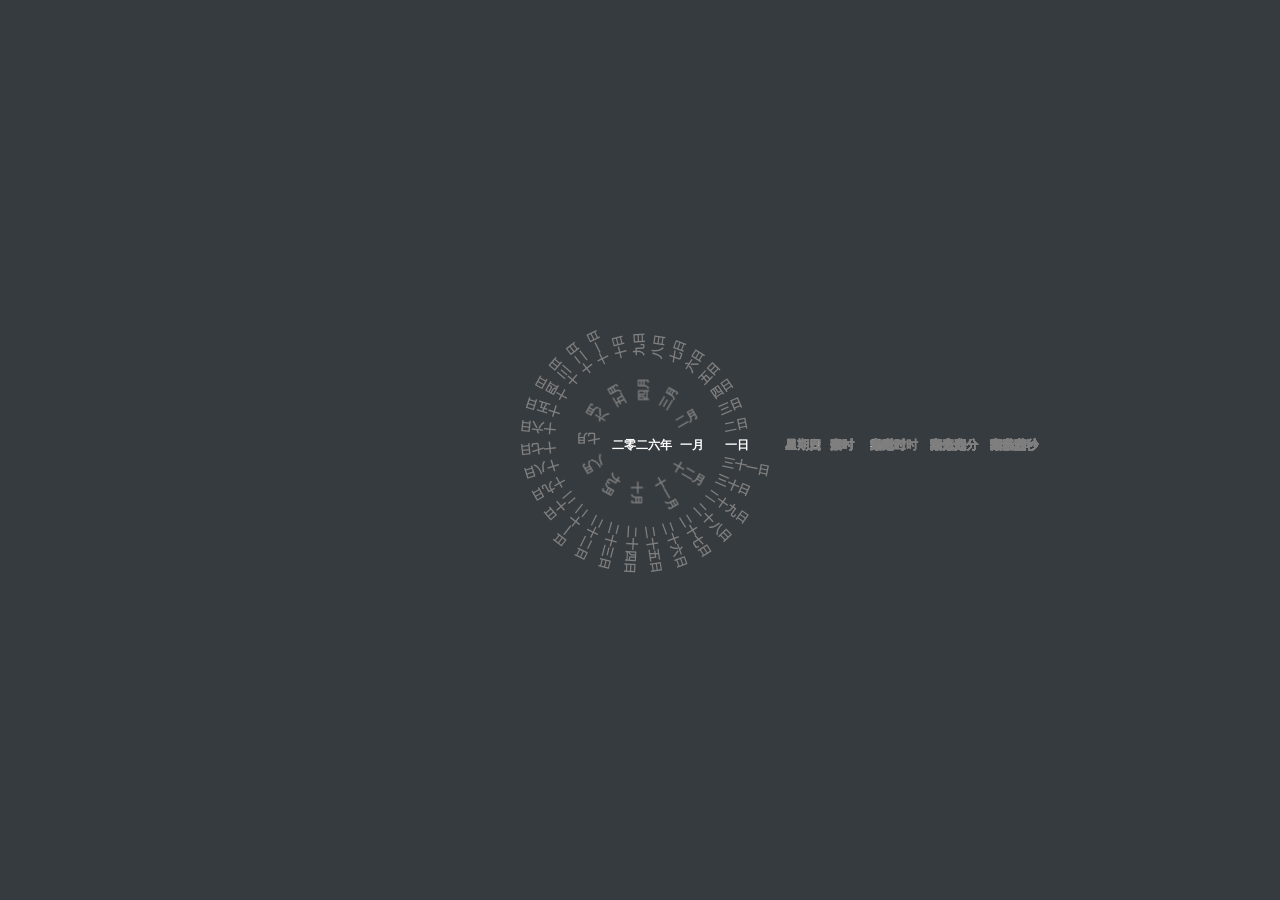
<file: views/clock/index.html>
<!DOCTYPE html>
<html lang="en">

<head>
  <meta charset="UTF-8">
  <meta name="viewport" content="width=device-width, initial-scale=1.0">
  <title>🕖 时钟罗盘</title>
  <link rel="shortcut icon" type="image/x-icon" href="../../src/img/favicon.ico" />
  <link rel="stylesheet" href="../../src/css/clock.css">
</head>

<body>

  <div class="main-content">
    <div class="year"></div>
    <div class="month"></div>
    <div class="day"></div>
    <div class="week"></div>
    <div class="shichen"></div>
    <div class="hour"></div>
    <div class="minute"></div>
    <div class="second"></div>
  </div>

  <script src="../../src/js/lib/jquery-2.1.1.min.js"></script>
  <script src="./lib/index.js"></script>
  <script src="./lib/common.js"></script>
  <script src="./lib/config.js"></script>
</body>

</html>
</file>
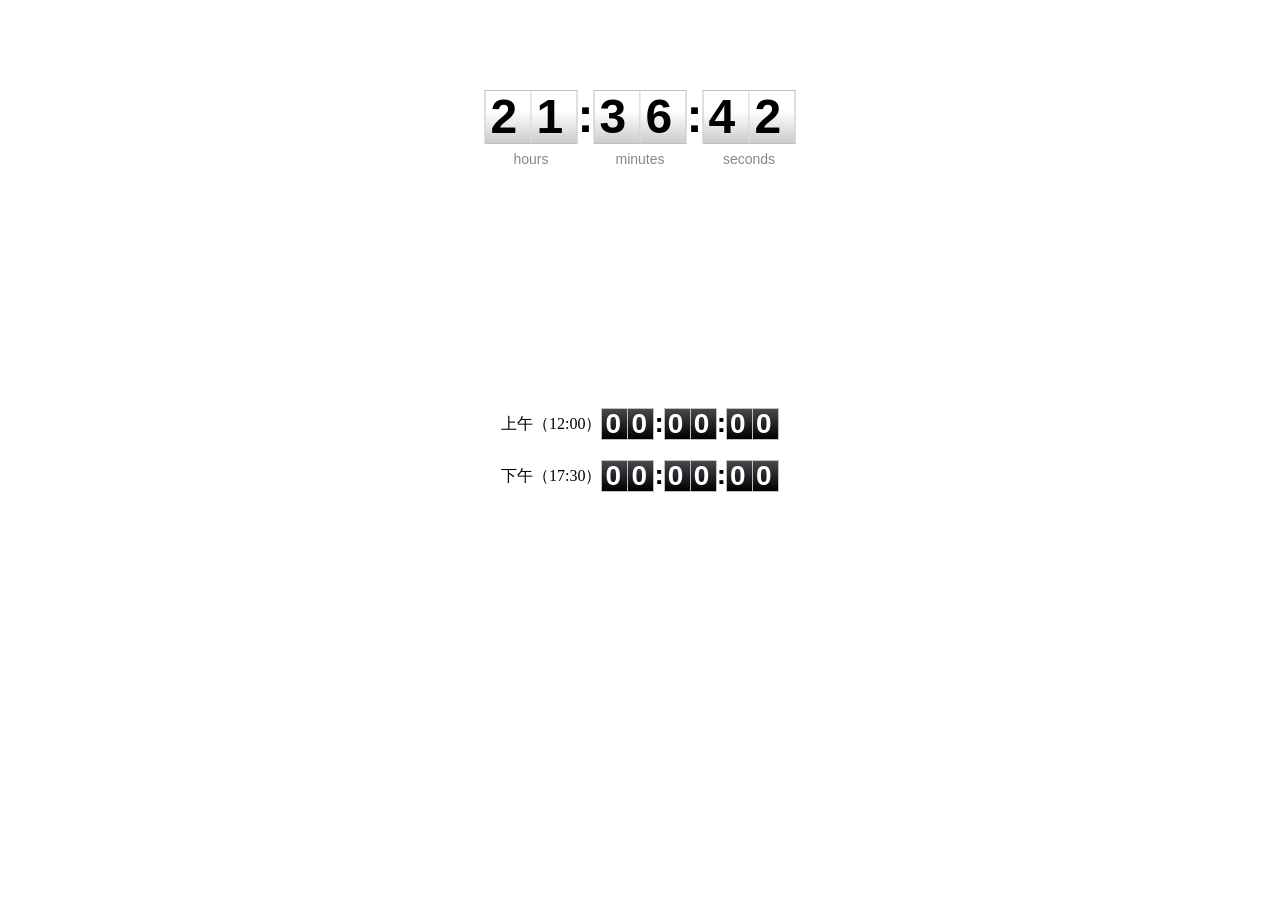
<file: views/dtimes/index.html>
<!DOCTYPE html>
<html lang="en">

<head>
  <meta charset="UTF-8">
  <meta name="viewport" content="width=device-width, initial-scale=1.0">
  <title>⏳ 倒计时</title>
  <link rel="shortcut icon" type="image/x-icon" href="../../src/img/favicon.ico" />
  <link rel="stylesheet" href="../../src/js/lib/time-to/timeTo.css">
  <link rel="stylesheet" href="../../src/css/dtiems.css">
</head>

<body>

  <div class="ntimewrap" id="nowtime"></div>
  <div class="dtiemswrap">
    <div class="timewrap">
      <span>上午（12:00）</span>
      <div class="dtime" id="amtimer"></div>
    </div>
    <div class="timewrap">
      <span>下午（17:30）</span>
      <div class="dtime" id="pmtimer"></div>
    </div>
  </div>

  <script src="../../src/js/lib/jquery-2.1.1.min.js"></script>
  <script src="../../src/js/lib/time-to/jquery.time-to.js"></script>
  <script>
    const nowDate = new Date();
    let year = nowDate.getFullYear();
    let month = nowDate.getMonth() + 1;
    let day = nowDate.getDate();

    const amTime = `${year}-${String(month).padStart(2, '0')}-${String(day).padStart(2, '0')} 12:00:00`;
    const pmTime = `${year}-${String(month).padStart(2, '0')}-${String(day).padStart(2, '0')} 17:30:00`;

    $('#amtimer').timeTo(new Date(amTime), { theme: 'black' });
    $('#pmtimer').timeTo(new Date(pmTime), { theme: 'black' });

    $('#nowtime').timeTo({
      displayCaptions: true,
      fontSize: 48,
      captionSize: 14
    });

  </script>
</body>

</html>
</file>
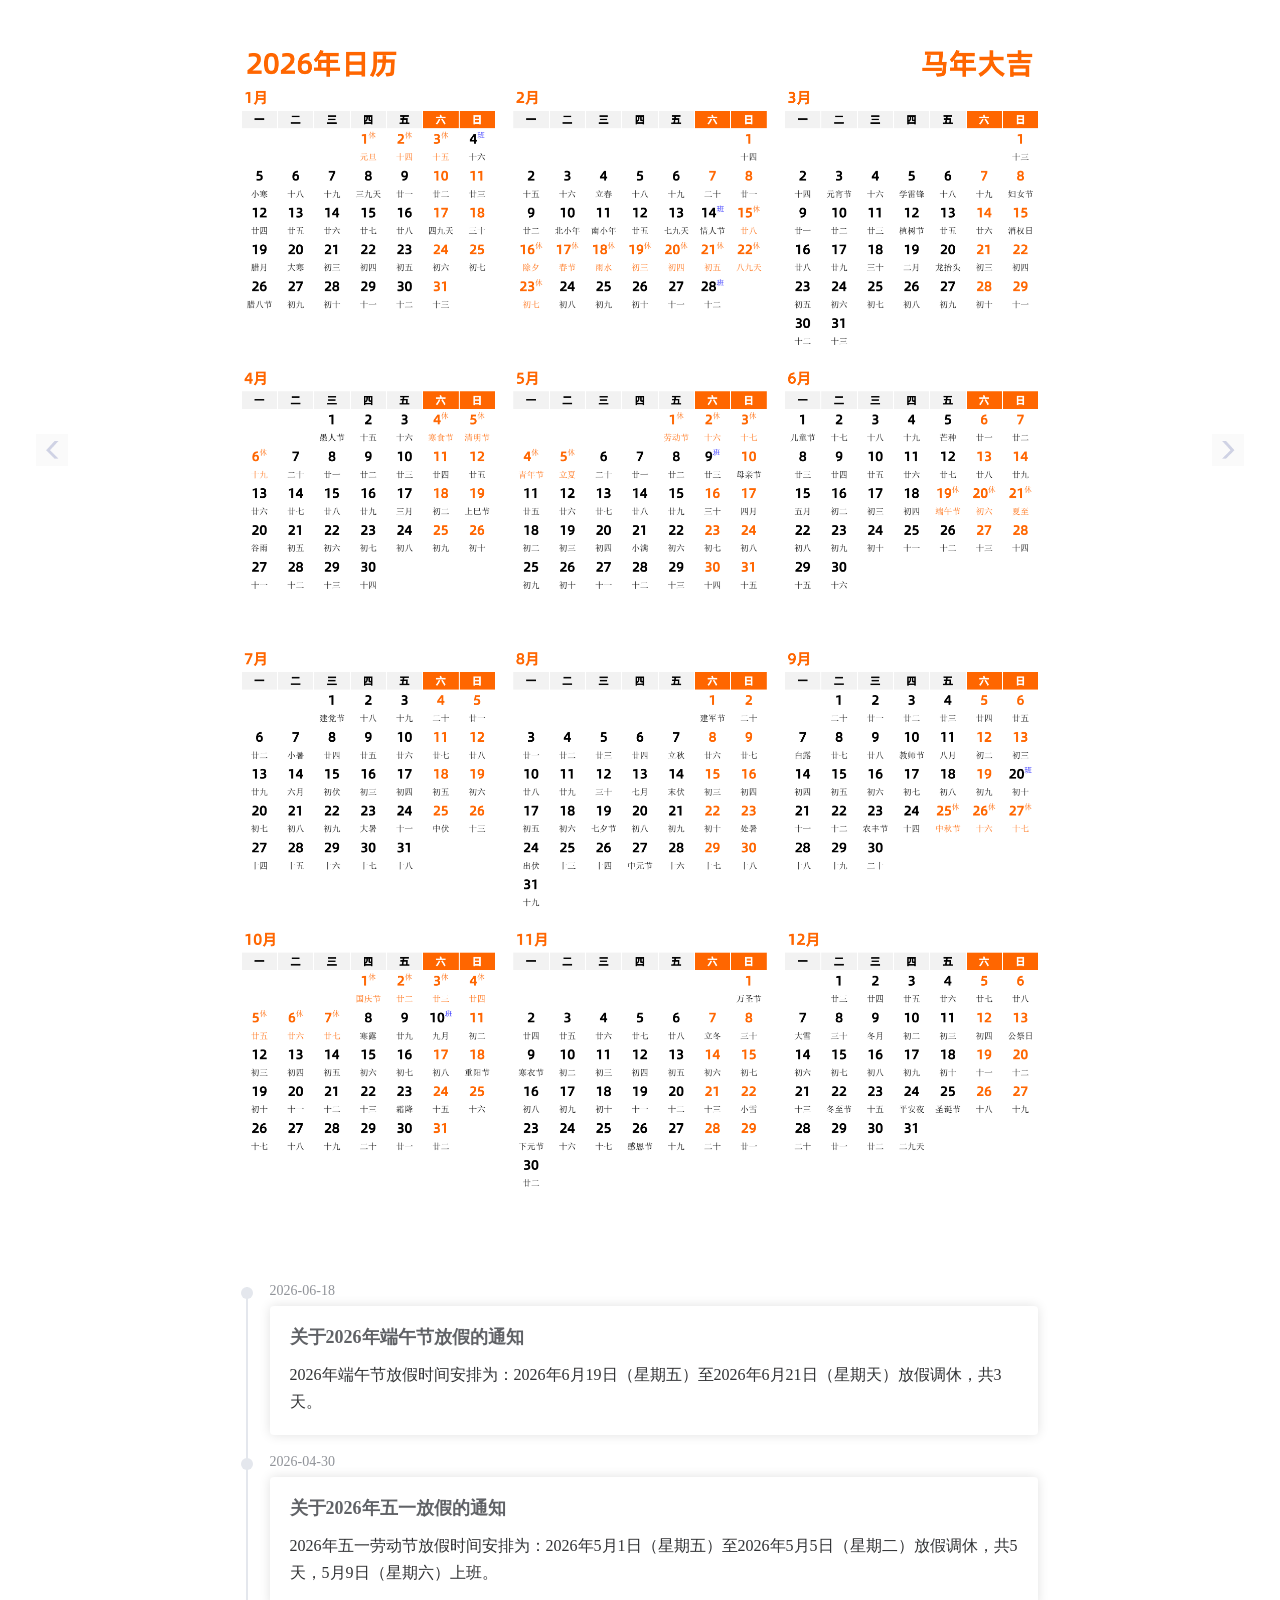
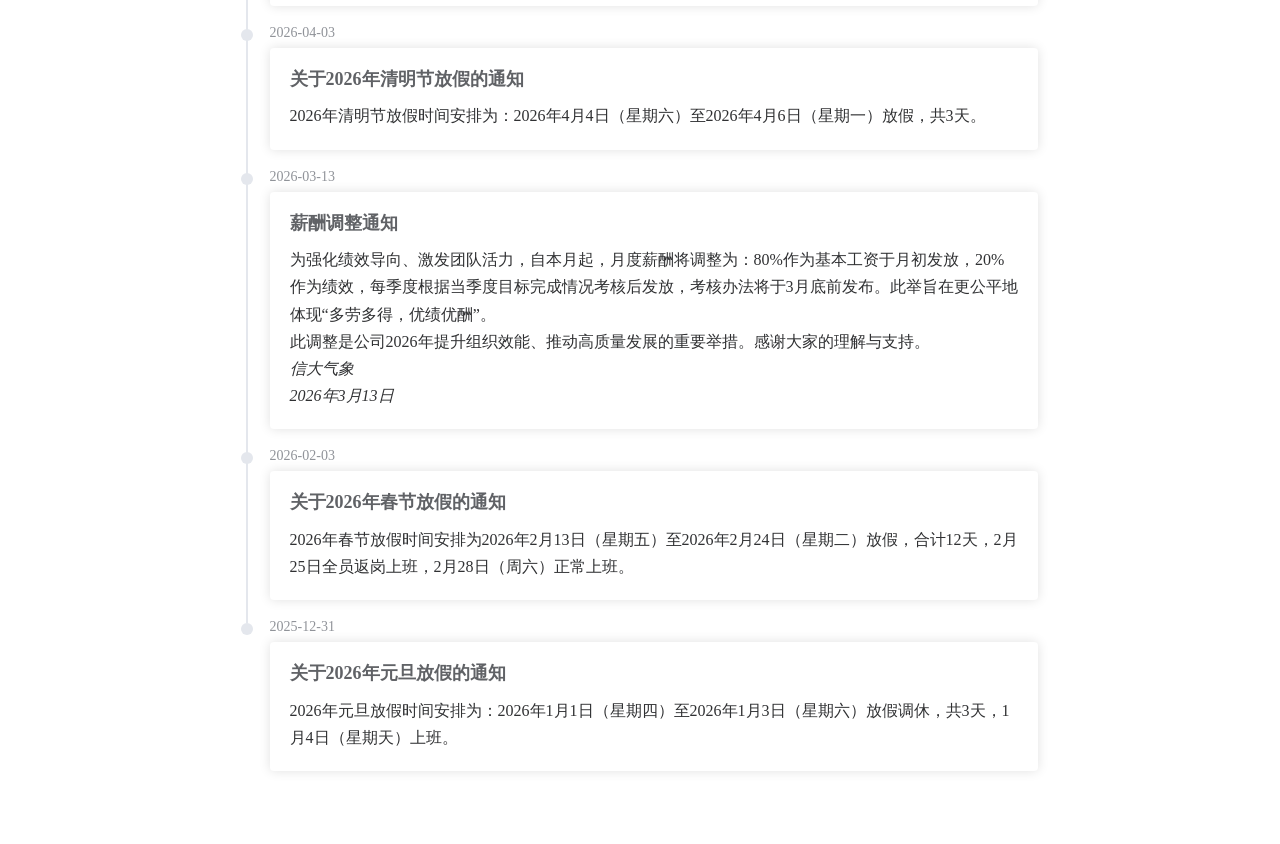
<file: views/rili/index.html>
<!DOCTYPE html>
<html lang="en">

<head>
  <meta charset="UTF-8">
  <meta name="viewport" content="width=device-width, initial-scale=1.0">
  <title>📅</title>
  <link rel="shortcut icon" type="image/x-icon" href="../../src/img/favicon.ico" />
  <link rel="stylesheet" href="../../src/css/rili.css">
</head>

<body>

  <div class="rilibox">
    <div class="yearbox">
      <img class="yearrili" src="">
    </div>
  </div>

  <div class="switchover left" onclick="handleClick(-1)" title="上一年"></div>
  <div class="switchover right" onclick="handleClick(1)" title="下一年"></div>

  <div class="timelinewrap">
    <ul></ul>
  </div>

  <script src="../../src/js/lib/jquery-2.1.1.min.js"></script>
  <script src="../../src/js/lib/adjust.js"></script>
  <script src="./lib/index.js"></script>
</body>

</html>
</file>
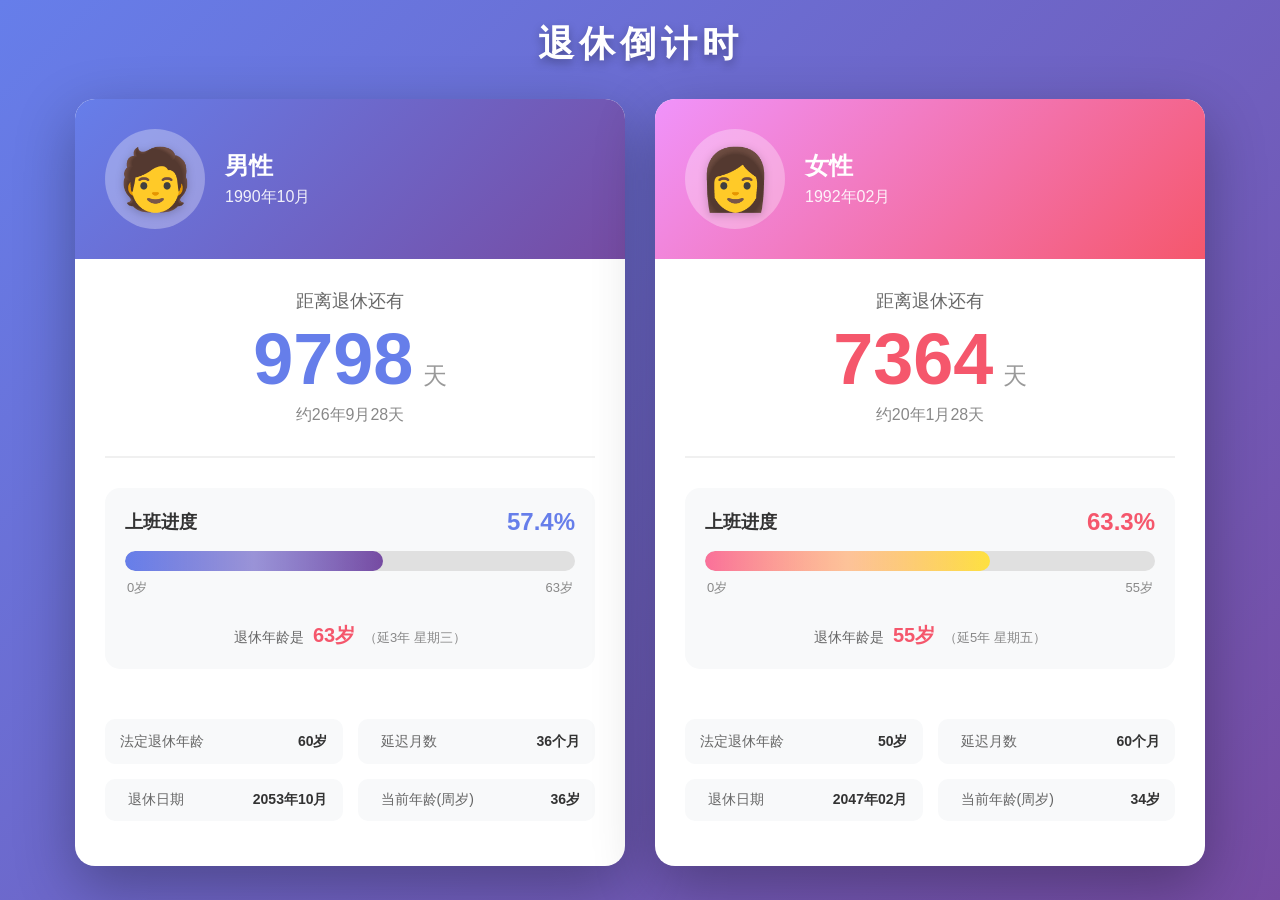
<file: views/tux/index.html>
<!DOCTYPE html>
<html lang="zh-CN">

<head>
  <meta charset="UTF-8">
  <meta name="viewport" content="width=device-width, initial-scale=1.0">
  <title>退休倒计时 ⏳</title>
  <link rel="shortcut icon" type="image/x-icon" href="../../src/img/favicon.ico" />
  <link rel="stylesheet" href="../../src/css/tux.css">
</head>

<body>

  <div class="page-title">退休倒计时</div>
  <div class="tuxbox">
    <!-- 男性卡片 -->
    <div class="retire-card card-male">
      <div class="card-header">
        <div class="avatar-wrapper">
          <div class="avatar">🧑</div>
        </div>
        <div class="header-info">
          <div class="gender-label">男性</div>
          <div class="birth-info">1990年10月</div>
        </div>
      </div>

      <div class="card-main">
        <div class="countdown-section">
          <div class="countdown-label">距离退休还有</div>
          <div class="countdown-days">
            <span class="days-number tf-days">0</span>
            <span class="days-unit">天</span>
          </div>
          <div class="countdown-years tf-years-months-days">约0年0月0日</div>
          <div class="retire-congrats tf-retire-congrats" style="display: none;">🎉 恭喜退休！</div>
        </div>

        <div class="work-progress">
          <div class="progress-header">
            <span class="progress-title">上班进度</span>
            <span class="progress-value tf-percent">0%</span>
          </div>
          <div class="progress-bar-wrapper">
            <div class="progress-bar">
              <div class="progress-fill tf-progress"></div>
            </div>
            <div class="progress-labels">
              <span class="age-start">0岁</span>
              <span class="age-end">63岁</span>
            </div>
          </div>
          <div class="retire-age-info">
            <span class="retire-age-text">退休年龄是</span>
            <span class="retire-age-number tf-retire-age">63岁</span>
            <span class="retire-age-delay">（延<span class="tf-delay-years">0</span>年 <span class="tf-retire-weekday">星期x</span>）</span>
          </div>
        </div>
      </div>

      <div class="card-footer">
        <div class="footer-grid">
          <div class="footer-item">
            <div class="item-left">
              <span class="item-label">法定退休年龄</span>
            </div>
            <span class="item-value">60岁</span>
          </div>
          <div class="footer-item">
            <div class="item-left">
              <span class="item-icon">️</span>
              <span class="item-label">延迟月数</span>
            </div>
            <span class="item-value">36个月</span>
          </div>
        </div>
        <div class="footer-grid">
          <div class="footer-item">
            <div class="item-left">
              <span class="item-icon"></span>
              <span class="item-label">退休日期</span>
            </div>
            <span class="item-value">2053年10月</span>
          </div>
          <div class="footer-item">
            <div class="item-left">
              <span class="item-icon"></span>
              <span class="item-label">当前年龄(周岁)</span>
            </div>
            <span class="item-value tf-current-age">0岁</span>
          </div>
        </div>
      </div>
    </div>

    <!-- 女性卡片 -->
    <div class="retire-card card-female">
      <div class="card-header">
        <div class="avatar-wrapper">
          <div class="avatar">👩</div>
        </div>
        <div class="header-info">
          <div class="gender-label">女性</div>
          <div class="birth-info">1992年02月</div>
        </div>
      </div>

      <div class="card-main">
        <div class="countdown-section">
          <div class="countdown-label">距离退休还有</div>
          <div class="countdown-days">
            <span class="days-number xue-days">0</span>
            <span class="days-unit">天</span>
          </div>
          <div class="countdown-years xue-years-months-days">约0年0月0日</div>
          <div class="retire-congrats xue-retire-congrats" style="display: none;">🎉 恭喜退休！</div>
        </div>

        <div class="work-progress">
          <div class="progress-header">
            <span class="progress-title">上班进度</span>
            <span class="progress-value xue-percent">0%</span>
          </div>
          <div class="progress-bar-wrapper">
            <div class="progress-bar">
              <div class="progress-fill xue-progress"></div>
            </div>
            <div class="progress-labels">
              <span class="age-start">0岁</span>
              <span class="age-end">55岁</span>
            </div>
          </div>
          <div class="retire-age-info">
            <span class="retire-age-text">退休年龄是</span>
            <span class="retire-age-number xue-retire-age">55岁</span>
            <span class="retire-age-delay">（延<span class="xue-delay-years">0</span>年 <span class="xue-retire-weekday">星期x</span>）</span>
          </div>
        </div>
      </div>

      <div class="card-footer">
        <div class="footer-grid">
          <div class="footer-item">
            <div class="item-left">
              <span class="item-label">法定退休年龄</span>
            </div>
            <span class="item-value">50岁</span>
          </div>
          <div class="footer-item">
            <div class="item-left">
              <span class="item-icon">️</span>
              <span class="item-label">延迟月数</span>
            </div>
            <span class="item-value">60个月</span>
          </div>
        </div>
        <div class="footer-grid">
          <div class="footer-item">
            <div class="item-left">
              <span class="item-icon"></span>
              <span class="item-label">退休日期</span>
            </div>
            <span class="item-value">2047年02月</span>
          </div>
          <div class="footer-item">
            <div class="item-left">
              <span class="item-icon"></span>
              <span class="item-label">当前年龄(周岁)</span>
            </div>
            <span class="item-value xue-current-age">0岁</span>
          </div>
        </div>
      </div>
    </div>
  </div>

  <script src="../../src/js/lib/jquery-2.1.1.min.js"></script>
  <script src="../../src/js/lib/dateformat.js"></script>
  <script src="../../src/js/lib/adjust.js"></script>
  <script src="./lib/index.js"></script>
</body>

</html>
</file>
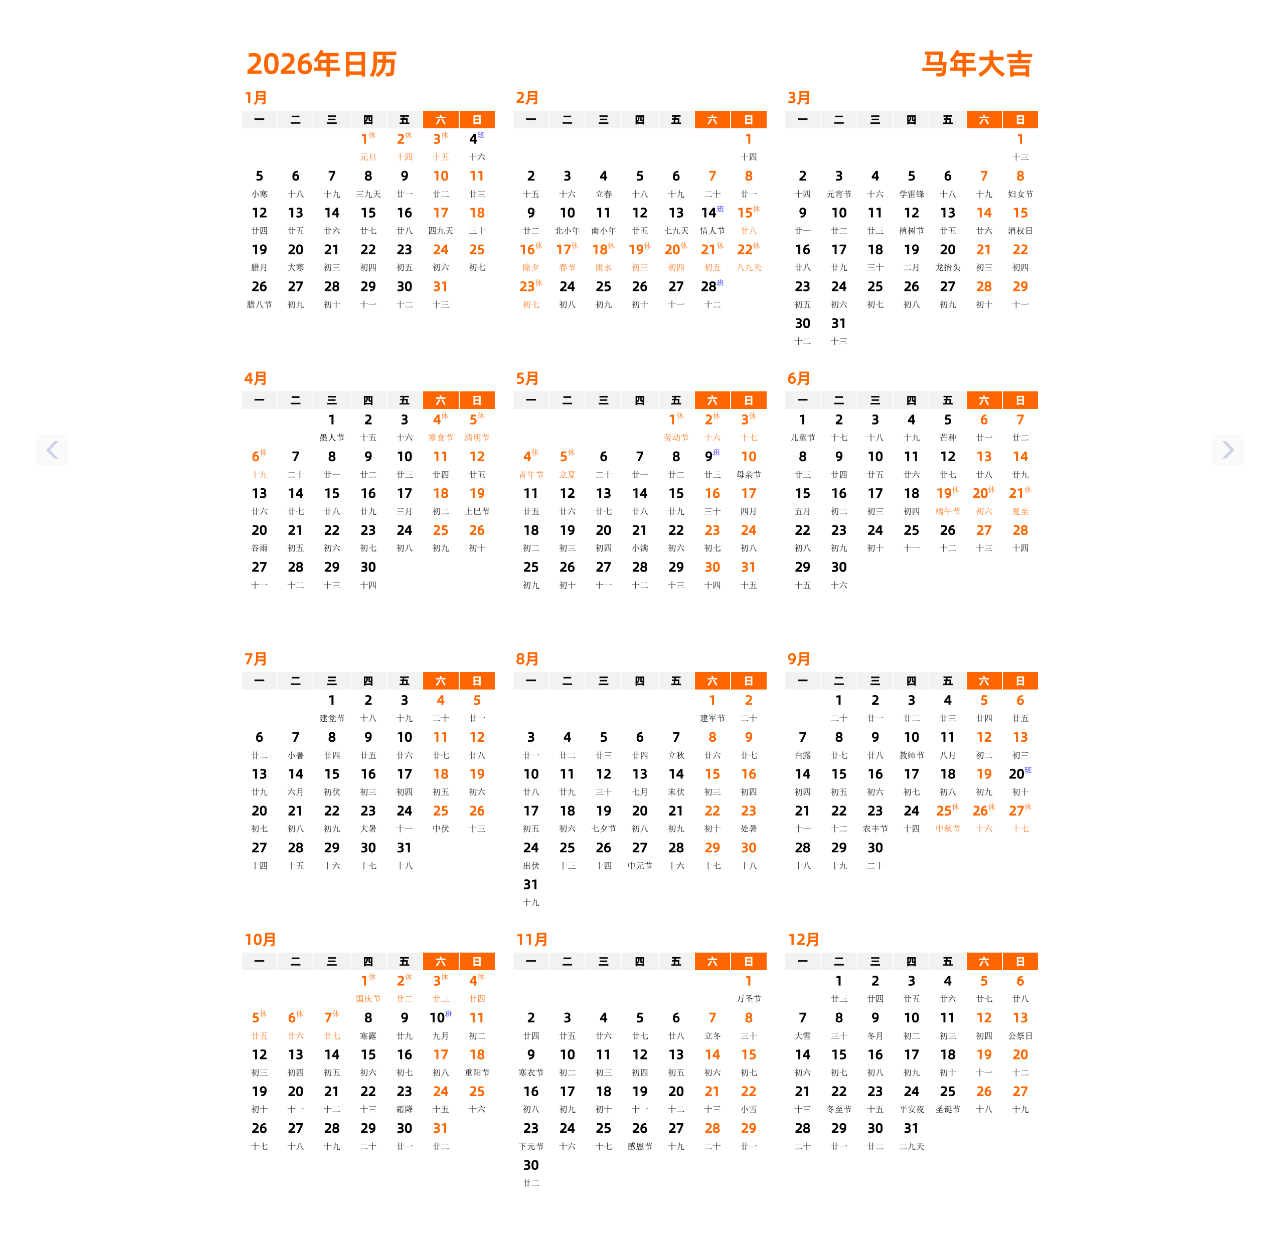
<file: src/views/rili/index.html>
<!DOCTYPE html>
<html lang="en">

<head>
  <meta charset="UTF-8">
  <meta name="viewport" content="width=device-width, initial-scale=1.0">
  <title>📅</title>
  <link rel="shortcut icon" type="image/x-icon" href="../../img/favicon.ico" />
  <link rel="stylesheet" href="../../css/rili.css">
</head>

<body>

  <div class="rilibox">
    <div class="yearbox">
      <img class="yearrili" src="">
    </div>
  </div>

  <div class="switchover left" onclick="handleClick(-1)" title="上一年"></div>
  <div class="switchover right" onclick="handleClick(1)" title="下一年"></div>

</body>

<script>

  let year = window.location.hash.replace('#', '');

  if (!year) year = new Date().getFullYear();

  let yArr = [2025, 2026, 2027, 2028, 2029, 2030]
  if (!yArr.includes(Number(year))) year = yArr[yArr.length - 1]

  updateYear()
  switchoverState()

  function updateYear() {
    document.title = `📅 ${year}年`
    document.getElementsByClassName('yearrili')[0].src = `../../img/rili/${year}.png`
  }

  function switchoverState() {
    const greaterThanThreshold = yArr.filter(num => num > Number(year));
    const lessThanThreshold = yArr.filter(num => num < Number(year));

    let leftDom = document.getElementsByClassName('switchover left')[0];
    let rightDom = document.getElementsByClassName('switchover right')[0];

    if (greaterThanThreshold.length == 0) rightDom.classList.add('hidden')
    else rightDom.classList.remove('hidden')

    if (lessThanThreshold.length == 0) leftDom.classList.add('hidden')
    else leftDom.classList.remove('hidden')
  }

  function handleClick(num) {
    year = Number(year) + num;
    updateYear()
    switchoverState()
  }

</script>

</html>
</file>
<file: src/css/clock.css>
*{margin:0;padding:0}body{background-attachment:fixed;color:#F5F4F6;font-size:12px;font-weight:bold;overflow:hidden;width:1000px;height:900px;font-family:"微软雅黑"}audio{position:absolute;right:0;opacity:.1;transition:all 1s}audio:hover{opacity:1}.current{color:#D1A3F7}video{z-index:-1;position:fixed;min-width:100%;min-height:100%}.main-content{position:absolute;top:50%;left:50%}.main-content .year{position:relative;top:-13px;left:-38px;text-align:center}.main-content .year span{position:absolute;width:80px}.main-content .month{position:relative;top:-13px;left:40px}.main-content .month span{position:absolute;width:60px}.main-content .day{position:relative;top:-13px;left:85px}.main-content .day span{position:absolute;width:65px}.main-content .week{position:relative;top:-13px;left:145px}.main-content .week span{position:absolute;width:65px}.main-content .shichen{position:relative;top:-13px;left:200px}.main-content .shichen span{position:absolute;width:125px}.main-content .hour{position:relative;top:-13px;left:240px}.main-content .hour span{position:absolute;width:60px}.main-content .minute{position:relative;top:-13px;left:300px}.main-content .minute span{position:absolute;width:60px}.main-content .second{position:relative;top:-13px;left:370px}.main-content .second span{position:absolute;width:60px}
</file>
<file: src/js/lib/time-to/timeTo.css>
figure, figcaption {
	display: block;
}

.transition {
    -webkit-transition: top 400ms linear;
    -moz-transition: top 400ms linear;
    -ms-transition: top 400ms linear;
    -o-transition: top 400ms linear;
    transition: top 400ms linear;
}

.timeTo {
	font-family: Tahoma, Verdana, Aial, sans-serif;
	font-size: 28px;
	line-height: 108%;
	font-weight: bold;
	height: 32px;
}

.timeTo span {
	vertical-align: top;
}

.timeTo.timeTo-white div {
	color: black;
    background: #ffffff; /* Old browsers */
    background: -moz-linear-gradient(top, #ffffff 38%, #cccccc 100%); /* FF3.6+ */
    background: -webkit-gradient(linear, left top, left bottom, color-stop(38%,#ffffff), color-stop(100%,#cccccc)); /* Chrome,Safari4+ */
    background: -webkit-linear-gradient(top, #ffffff 38%,#cccccc 100%); /* Chrome10+,Safari5.1+ */
    background: -o-linear-gradient(top, #ffffff 38%,#cccccc 100%); /* Opera 11.10+ */
    background: -ms-linear-gradient(top, #ffffff 38%,#cccccc 100%); /* IE10+ */
    background: linear-gradient(to bottom, #ffffff 38%,#cccccc 100%); /* W3C */
    filter: progid:DXImageTransform.Microsoft.gradient( startColorstr='#ffffff', endColorstr='#cccccc',GradientType=0 ); /* IE6-9 */
}
.timeTo.timeTo-black div {
	color: white;
    background: #45484d; /* Old browsers */
    background: -moz-linear-gradient(top, #45484d 0%, #000000 100%); /* FF3.6+ */
    background: -webkit-gradient(linear, left top, left bottom, color-stop(0%,#45484d), color-stop(100%,#000000)); /* Chrome,Safari4+ */
    background: -webkit-linear-gradient(top, #45484d 0%,#000000 100%); /* Chrome10+,Safari5.1+ */
    background: -o-linear-gradient(top, #45484d 0%,#000000 100%); /* Opera 11.10+ */
    background: -ms-linear-gradient(top, #45484d 0%,#000000 100%); /* IE10+ */
    background: linear-gradient(to bottom, #45484d 0%,#000000 100%); /* W3C */
    filter: progid:DXImageTransform.Microsoft.gradient( startColorstr='#45484d', endColorstr='#000000',GradientType=0 ); /* IE6-9 */
}

.timeTo.timeTo-black .timeTo-alert {
    background: #a74444; /* Old browsers */
    background: -moz-linear-gradient(top, #a74444 0%, #3f0000 67%); /* FF3.6+ */
    background: -webkit-gradient(linear, left top, left bottom, color-stop(0%,#a74444), color-stop(67%,#3f0000)); /* Chrome,Safari4+ */
    background: -webkit-linear-gradient(top, #a74444 0%,#3f0000 67%); /* Chrome10+,Safari5.1+ */
    background: -o-linear-gradient(top, #a74444 0%,#3f0000 67%); /* Opera 11.10+ */
    background: -ms-linear-gradient(top, #a74444 0%,#3f0000 67%); /* IE10+ */
    background: linear-gradient(to bottom, #a74444 0%,#3f0000 67%); /* W3C */
    filter: progid:DXImageTransform.Microsoft.gradient( startColorstr='#a74444', endColorstr='#3f0000',GradientType=0 ); /* IE6-9 */
}

.timeTo.timeTo-white .timeTo-alert {
    background: #ffffff; /* Old browsers */
    background: -moz-linear-gradient(top, #ffffff 35%, #e17373 100%); /* FF3.6+ */
    background: -webkit-gradient(linear, left top, left bottom, color-stop(35%,#ffffff), color-stop(100%,#e17373)); /* Chrome,Safari4+ */
    background: -webkit-linear-gradient(top, #ffffff 35%,#e17373 100%); /* Chrome10+,Safari5.1+ */
    background: -o-linear-gradient(top, #ffffff 35%,#e17373 100%); /* Opera 11.10+ */
    background: -ms-linear-gradient(top, #ffffff 35%,#e17373 100%); /* IE10+ */
    background: linear-gradient(to bottom, #ffffff 35%,#e17373 100%); /* W3C */
    filter: progid:DXImageTransform.Microsoft.gradient( startColorstr='#ffffff', endColorstr='#e17373',GradientType=0 ); /* IE6-9 */
}

.timeTo figure {
	display: inline-block;
	margin: 0;
	padding: 0;
}
.timeTo figcaption {
	text-align: center;
	/*font-size: 12px;*/
	line-height: 80%;
	font-weight: normal;
	color: #888;
}

.timeTo div {
	position: relative;
	display: inline-block;
	width: 25px;
	height: 30px;
	border-top: 1px solid silver;
	border-right: 1px solid silver;
	border-bottom: 1px solid silver;
	overflow: hidden;
}
.timeTo div.first {
	border-left: 1px solid silver;
}

.timeTo ul {
	list-style-type: none;
	margin: 0;
	padding: 0;
	position: absolute;
	left: 3px;
}

.timeTo ul li {
    margin: 0;
    padding: 0;
    list-style: none;
}
</file>
<file: src/css/dtiems.css>
*{border:0;margin:0;padding:0;user-select:none;-webkit-box-sizing:content-box;-moz-box-sizing:content-box;box-sizing:content-box}.ntimewrap{position:fixed;left:50%;top:10vh;transform:translateX(-50%)}.dtiemswrap{width:100vw;height:100vh;display:flex;justify-content:center;align-items:center;flex-direction:column}.dtiemswrap .timewrap{display:flex;margin:10px 0;font-size:16px}.dtiemswrap .timewrap>span{line-height:32px;font-size:16px}
</file>
<file: src/css/rili.css>
*{border:0;margin:0;padding:0;-webkit-box-sizing:content-box;-moz-box-sizing:content-box;box-sizing:content-box}ol,ul,li{margin:0;padding:0;list-style:none}.rilibox{width:66vw;box-sizing:border-box;padding:50px 24px;margin:0 auto}.rilibox .yearbox{width:100%;display:flex;justify-content:center}.rilibox .yearbox img{max-width:100%}.switchover{position:fixed;top:50%;transform:translateY(-50%);width:32px;height:32px;cursor:pointer;background-color:rgba(0,0,0,0.1);background-position:center center;background-repeat:no-repeat;background-size:18px 18px;opacity:.2}.switchover.left{left:36px;background-image:url(../img/icon/icon_left.png)}.switchover.right{right:36px;background-image:url(../img/icon/icon_right.png)}.switchover.hidden{display:none}.switchover:hover{opacity:1}.timelinewrap{width:66vw;box-sizing:border-box;padding:50px 24px;margin:0 auto}.timelinewrap ul li{--timeline-node-color:#e4e7ed;--timeline-node-size-normal:12px;--text-color-secondary:#909399;position:relative;padding-bottom:20px}.timelinewrap ul li:last-child .item__tail{display:none}.timelinewrap ul li .item__tail{position:absolute;left:4px;height:100%;border-left:2px solid var(--timeline-node-color)}.timelinewrap ul li .item__node{position:absolute;left:-1px;width:var(--timeline-node-size-normal);height:var(--timeline-node-size-normal);background-color:var(--timeline-node-color);border-color:var(--timeline-node-color);border-radius:50%;box-sizing:border-box;display:flex;justify-content:center;align-items:center}.timelinewrap ul li .item__wrapper{position:relative;top:-3px;box-sizing:content-box;padding-left:28px}.timelinewrap ul li .item__wrapper .item__timestamp{color:var(--text-color-secondary);line-height:1;font-size:14px;font-family:Georgia;margin-bottom:8px}.timelinewrap ul li .item__wrapper .item__content .card__box{--card-border-color:var(--border-color-light);--card-border-radius:4px;--card-padding:20px;--card-bg-color:#fff;--box-shadow-light:0 0 12px rgba(0,0,0,0.12);--text-color-primary:#303133;display:flex;flex-direction:column;border-radius:var(--card-border-radius);border:1px solid var(--card-border-color);background-color:var(--card-bg-color);overflow:hidden;color:var(--text-color-primary);transition:.3;box-shadow:var(--box-shadow-light)}.timelinewrap ul li .item__wrapper .item__content .card__box .card__body{flex-grow:1;overflow:auto;padding:var(--card-padding)}.timelinewrap ul li .item__wrapper .item__content .card__box .card__body h4{color:#606266;line-height:1.25;font-size:18px}.timelinewrap ul li .item__wrapper .item__content .card__box .card__body p{margin:12px 0;line-height:1.7;font-size:inherit}.timelinewrap ul li .item__wrapper .item__content .card__box .card__body p:last-child{margin-bottom:0}.mobileView .rilibox{width:100%;padding:1rem .24rem}.mobileView .switchover{top:.4rem}.mobileView .switchover.left{left:.24rem}.mobileView .switchover.right{right:.24rem}.mobileView .timelinewrap{width:100%;padding:.5rem .24rem;font-size:14px}
</file>
<file: src/css/tux.css>
*{margin:0;padding:0;box-sizing:border-box}body{font-family:-apple-system,BlinkMacSystemFont,'Segoe UI','PingFang SC','Hiragino Sans GB','Microsoft YaHei',sans-serif;background:linear-gradient(135deg, #667eea 0%, #764ba2 100%);min-height:100vh;padding:20px}.page-title{text-align:center;font-size:36px;font-weight:bold;color:white;text-shadow:0 4px 10px rgba(0,0,0,0.3);margin-bottom:30px;letter-spacing:5px}.tuxbox{display:flex;gap:30px;justify-content:center;flex-wrap:wrap;max-width:1200px;margin:0 auto}.retire-card{background:white;border-radius:20px;box-shadow:0 20px 60px rgba(0,0,0,0.3);overflow:hidden;width:100%;max-width:550px;transition:transform .3s ease,box-shadow .3s ease}.retire-card:hover{transform:translateY(-5px);box-shadow:0 25px 70px rgba(0,0,0,0.4)}.card-header{background:linear-gradient(135deg, #667eea 0%, #764ba2 100%);padding:30px;display:flex;align-items:center;gap:20px}.card-female .card-header{background:linear-gradient(135deg, #f093fb 0%, #f5576c 100%)}.avatar-wrapper{width:100px;height:100px;border-radius:50%;background:rgba(255,255,255,0.3);display:flex;align-items:center;justify-content:center;flex-shrink:0}.avatar{font-size:60px;filter:drop-shadow(0 2px 4px rgba(0,0,0,0.2))}.header-info{color:white}.gender-label{font-size:24px;font-weight:bold;margin-bottom:5px}.birth-info{font-size:16px;opacity:.9}.card-main{padding:30px}.countdown-section{text-align:center;margin-bottom:30px;padding-bottom:30px;border-bottom:2px solid #f0f0f0}.countdown-label{font-size:18px;color:#666;margin-bottom:10px}.countdown-days{margin-bottom:10px}.days-number{font-size:72px;font-weight:bold;color:#667eea;line-height:1}.card-female .days-number{color:#f5576c}.days-unit{font-size:24px;color:#999;margin-left:5px}.countdown-years{font-size:16px;color:#888;margin-top:5px}.retire-congrats{text-align:center;font-size:28px;font-weight:bold;color:#ff6b6b;margin-top:15px;padding:15px;background:linear-gradient(135deg, #ffeaa7 0%, #fab1a0 100%);border-radius:15px;animation:pulse 2s infinite}@keyframes pulse{0%,100%{transform:scale(1)}50%{transform:scale(1.05)}}.work-progress{background:#f8f9fa;border-radius:15px;padding:20px}.progress-header{display:flex;justify-content:space-between;align-items:center;margin-bottom:15px}.progress-title{font-size:18px;font-weight:bold;color:#333}.progress-value{font-size:24px;font-weight:bold;color:#667eea}.card-female .progress-value{color:#f5576c}.progress-bar-wrapper{margin-bottom:15px}.progress-bar{width:100%;height:20px;background:#e0e0e0;border-radius:10px;overflow:hidden;margin-bottom:8px}.progress-labels{display:flex;justify-content:space-between;align-items:center;padding:0 2px}.progress-fill{height:100%;background:linear-gradient(90deg, #667eea 0%, #764ba2 100%);border-radius:10px;transition:width 1s ease-in-out;position:relative;overflow:hidden}.card-female .progress-fill{background:linear-gradient(90deg, #fa709a 0%, #fee140 100%)}.progress-fill::after{content:'';position:absolute;top:0;left:0;right:0;bottom:0;background:linear-gradient(90deg, transparent, rgba(255,255,255,0.3), transparent);animation:shimmer 2s infinite}@keyframes shimmer{0%{transform:translateX(-100%)}100%{transform:translateX(100%)}}.age-start,.age-end{font-size:13px;color:#888}.retire-age-info{text-align:center;font-size:14px;color:#666;padding-top:10px}.retire-age-text{color:#666}.retire-age-number{font-size:20px;font-weight:bold;color:#f5576c;margin:0 5px}.retire-age-delay{color:#888;font-size:13px}.card-footer{padding:20px 30px 30px}.footer-grid{display:grid;grid-template-columns:1fr 1fr;gap:15px;margin-bottom:15px}.footer-item{display:flex;justify-content:space-between;align-items:center;padding:12px 15px;background:#f8f9fa;border-radius:10px;transition:all .2s ease}.footer-item:hover{background:#e9ecef;transform:translateX(3px)}.item-left{display:flex;align-items:center;gap:8px}.item-icon{font-size:18px}.item-label{font-size:14px;color:#666}.item-value{font-size:14px;font-weight:bold;color:#333}@media (max-width:768px){.page-title{font-size:28px;margin-bottom:20px}.tuxbox{flex-direction:column;align-items:center}.retire-card{max-width:100%}.card-header{padding:20px}.avatar-wrapper{width:80px;height:80px}.avatar{font-size:48px}.gender-label{font-size:20px}.birth-info{font-size:14px}.card-main{padding:20px}.days-number{font-size:56px}.days-unit{font-size:20px}.progress-value{font-size:20px}.footer-grid{grid-template-columns:1fr}.card-footer{padding:15px 20px 20px}}
</file>
